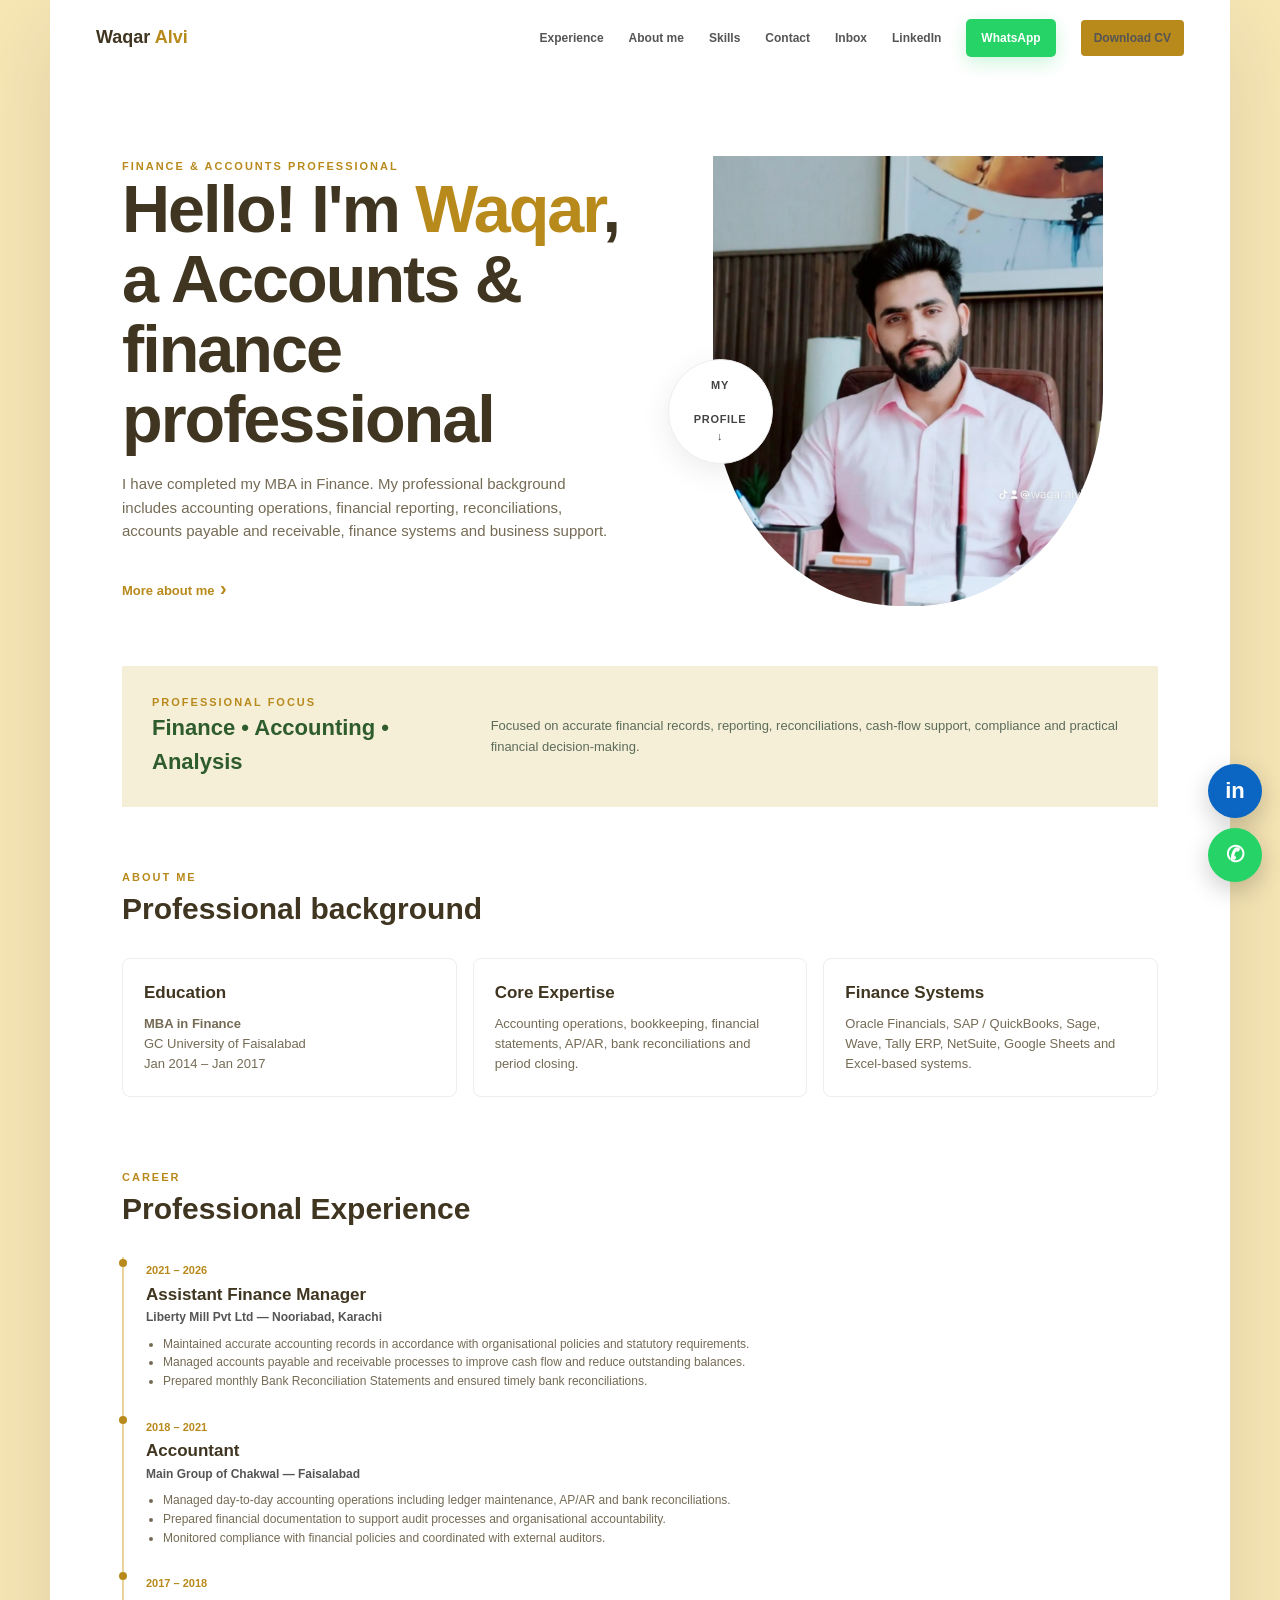
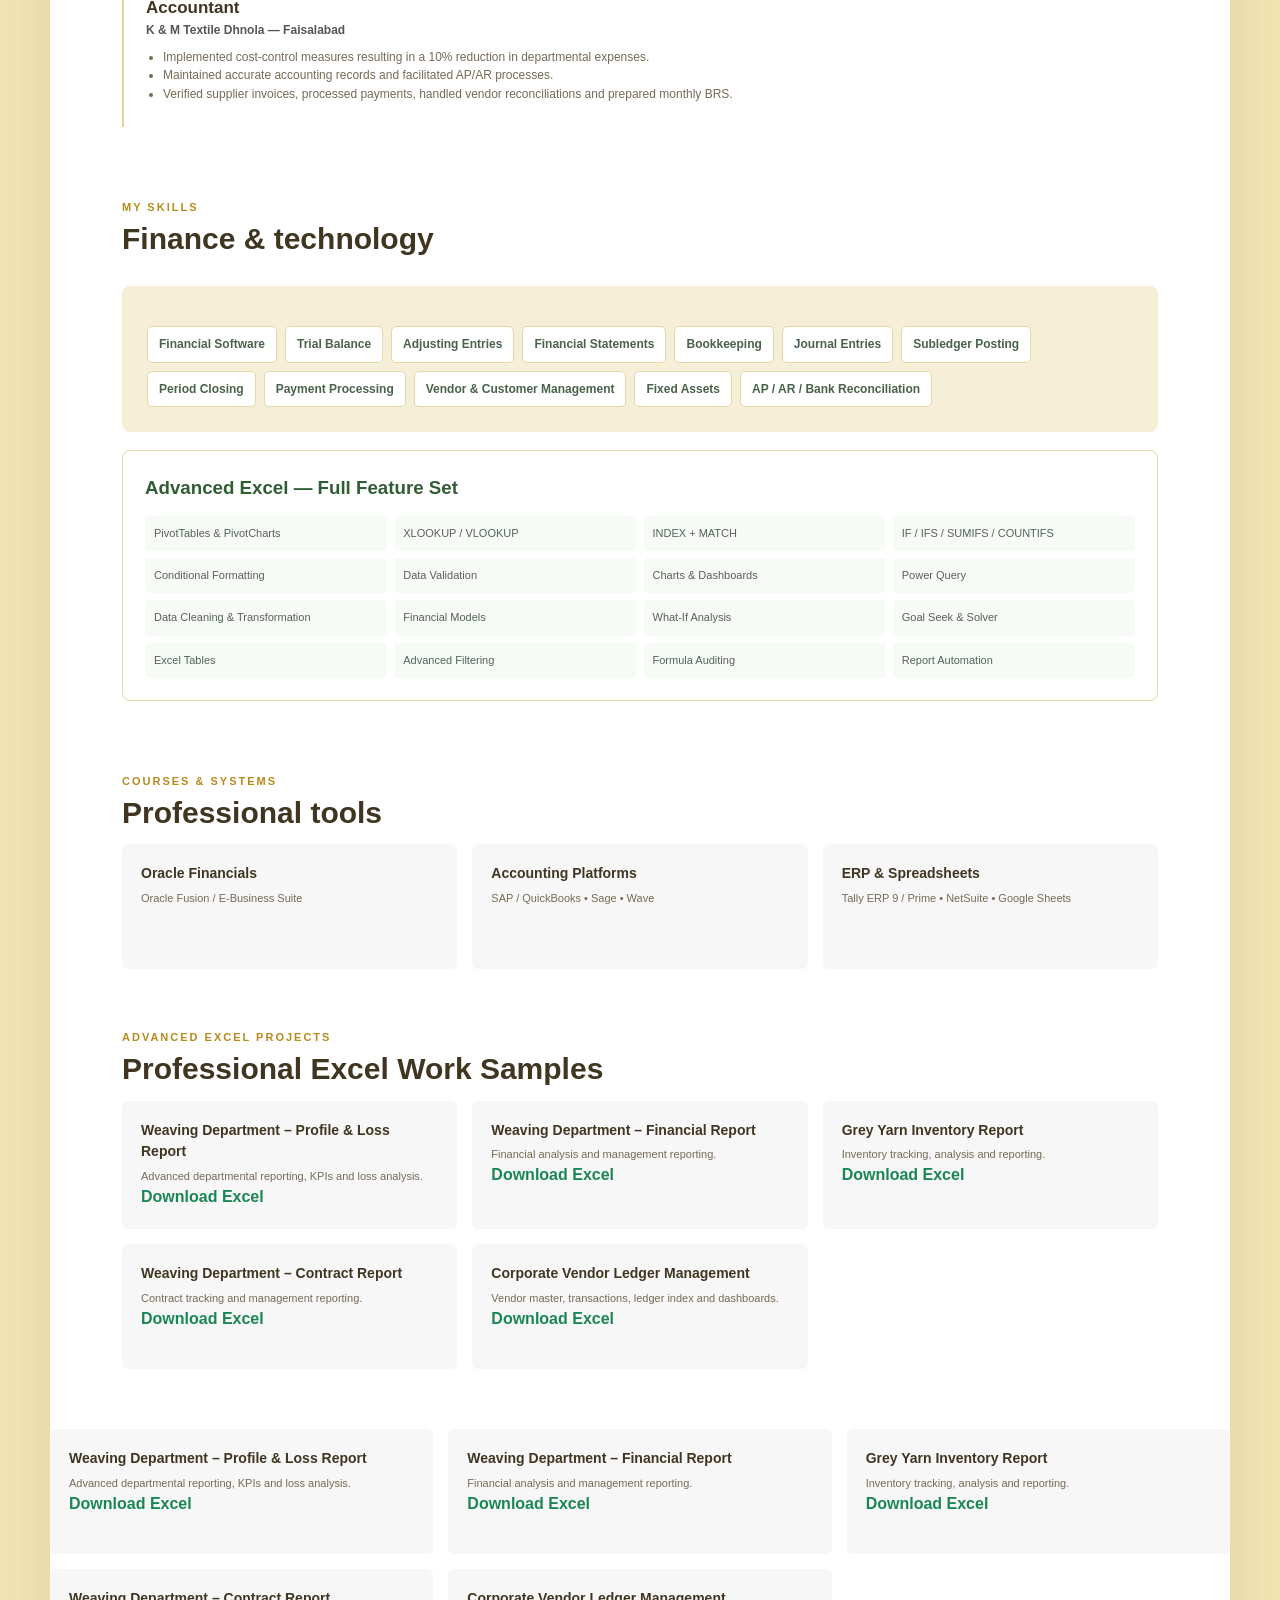
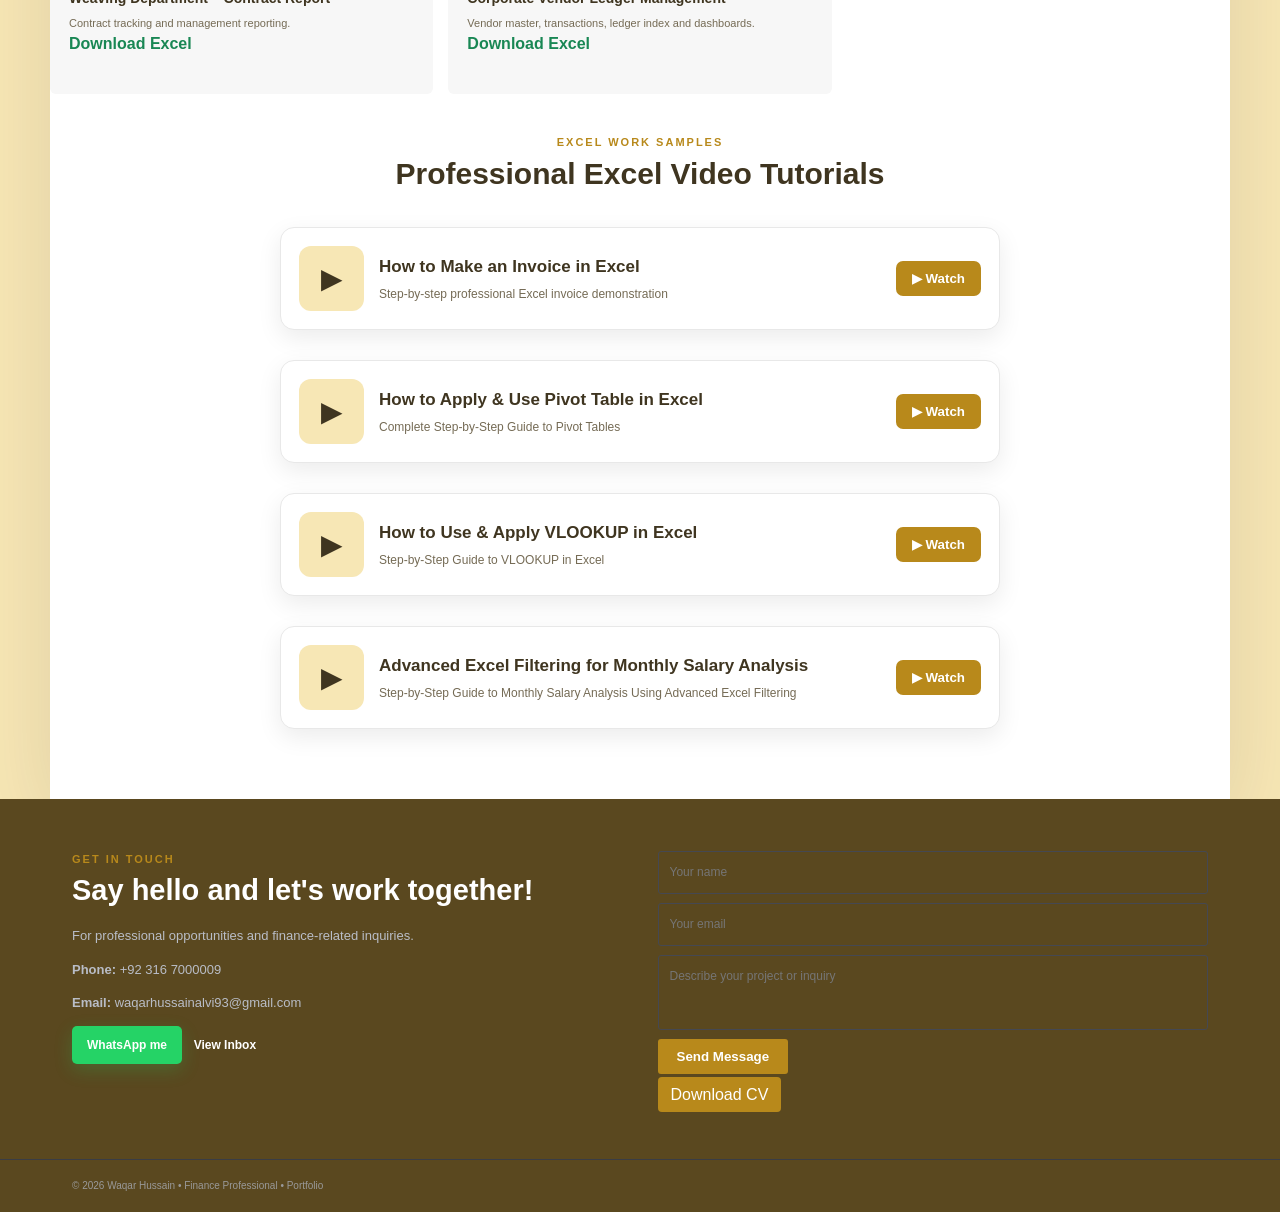
<file: index.html>
<!doctype html>
<html lang="en">
<head>
<meta charset="utf-8">
<meta name="viewport" content="width=device-width,initial-scale=1">
<meta name="theme-color" content="#f6e9eb">
<title>Waqar Hussain — Finance Portfolio</title>
  
<style>
  :root{--pink:#F7E7B5;--pink2:#E8D39A;--ink:#3F3520;--muted:#756B55;--green:#F5EFD8;--green2:#E6D7A9;--accent:#B8891B;--dark:#5A481F;--white:#fff}
*{box-sizing:border-box}html{scroll-behavior:smooth}body{margin:0;background:var(--pink);color:var(--ink);font-family:Arial,Helvetica,sans-serif;line-height:1.55}
a{text-decoration:none;color:inherit}.page{max-width:1180px;margin:0 auto;background:#fff;box-shadow:0 25px 80px rgba(55,32,40,.12)}
.nav{height:76px;padding:0 46px;display:flex;align-items:center;justify-content:space-between;background:#fff}.brand{font-size:18px;font-weight:900}.brand span{color:var(--accent)}
.links{display:flex;gap:25px;align-items:center}.links a{font-size:12px;color:#555;font-weight:700}.links a:hover{color:var(--accent)}
.cv-top{background:var(--accent);color:#fff;padding:9px 13px;border-radius:4px}
.hero{padding:78px 72px 58px;display:grid;grid-template-columns:1fr 1fr;gap:35px;align-items:center;min-height:590px}
.hero h1{font-size:clamp(42px,5.2vw,68px);line-height:1.05;letter-spacing:-2px;margin:0 0 18px}.hero h1 em{font-style:normal;color:var(--accent)}.hero p{max-width:510px;color:var(--muted);font-size:15px}
.more{display:inline-block;margin-top:16px;color:var(--accent);font-weight:900;font-size:13px}.more:after{content:"  ›";font-size:20px}
.photo-zone{position:relative;display:flex;justify-content:center}.portrait{width:min(390px,100%);height:450px;overflow:hidden;border-radius:0 0 48% 48%;background:#eee}.portrait img{width:100%;height:100%;object-fit:cover;object-position:center 20%}
.circle-label{position:absolute;left:2%;top:45%;width:105px;height:105px;border-radius:50%;display:grid;place-items:center;text-align:center;font-size:11px;font-weight:900;letter-spacing:.7px;background:#fff;border:1px solid #eee;box-shadow:0 8px 30px rgba(0,0,0,.08);color:#444}
.band{background:var(--green);margin:0 72px 62px;padding:28px 30px;display:grid;grid-template-columns:1fr 2fr;gap:20px;align-items:center}.band h2{margin:0;color:#2e5c2c;font-size:22px}.band p{margin:0;color:#5d6c5a;font-size:13px}
.section{padding:0 72px 72px}.section-title{font-size:30px;margin:0 0 8px}.kicker{font-size:11px;text-transform:uppercase;letter-spacing:2px;color:var(--accent);font-weight:900}
.grid{display:grid;grid-template-columns:repeat(3,1fr);gap:16px;margin-top:25px}.card{border:1px solid #eee;border-radius:8px;padding:21px;background:#fff}.card h3{margin:0 0 8px;font-size:17px}.card p{margin:0;color:var(--muted);font-size:13px}
.timeline{margin-top:25px}.job{padding:0 0 23px 22px;border-left:2px solid var(--pink2);position:relative}.job:before{content:"";position:absolute;left:-5px;top:2px;width:8px;height:8px;border-radius:50%;background:var(--accent)}.job h3{margin:0;font-size:17px}.date{color:var(--accent);font-size:11px;font-weight:900}.company{font-size:12px;color:#555;font-weight:700}.job ul{margin:8px 0 0;padding-left:17px;color:var(--muted);font-size:12px}
.skillbox{background:var(--green);padding:25px;border-radius:8px;margin-top:24px}.skills{display:flex;flex-wrap:wrap;gap:8px;margin-top:15px}.skill{background:#fff;border:1px solid var(--green2);padding:8px 11px;border-radius:5px;color:#49624a;font-size:12px;font-weight:750}
.excel{margin-top:18px;background:#fff;border:1px solid var(--green2);padding:22px;border-radius:8px}.excel h3{margin:0;color:#315d34}.excel-grid{display:grid;grid-template-columns:repeat(4,1fr);gap:7px;margin-top:14px}.excel-grid div{font-size:11px;color:#55625a;background:#f7fbf5;padding:9px;border-radius:4px}
.bottom-projects{padding:0 72px 60px}.project-grid{display:grid;grid-template-columns:repeat(3,1fr);gap:15px}.project{border-radius:6px;background:#f7f7f7;padding:19px;min-height:125px}.project h3{margin:0 0 5px;font-size:14px}.project p{font-size:11px;color:var(--muted);margin:0}
.contact{background:var(--dark);color:#fff;padding:52px 72px;display:grid;grid-template-columns:1fr 1fr;gap:35px}.contact h2{font-size:29px;margin:0 0 9px}.contact p{color:#b9bdc7;font-size:13px}.contact-form{display:grid;gap:9px}.contact-form input,.contact-form textarea{width:100%;padding:11px;border:1px solid #454852;background:transparent;color:#fff;border-radius:3px;font:inherit;font-size:12px}.contact-form textarea{height:75px;resize:none}.contact-form button{width:max-content;background:var(--accent);color:#fff;border:0;padding:10px 19px;border-radius:3px;font-weight:900}
footer{background:var(--dark);border-top:1px solid #3a3d45;color:#999;padding:18px 72px;font-size:10px}
@media(max-width:800px){.nav{padding:0 20px}.links a:not(.cv-top){display:none}.hero{grid-template-columns:1fr;padding:52px 28px 45px;text-align:center}.hero p{margin:auto}.photo-zone{order:-1}.portrait{height:350px;width:290px}.circle-label{left:3%;top:45%}.band{margin:0 28px 45px;grid-template-columns:1fr;padding:23px}.section,.bottom-projects{padding-left:28px;padding-right:28px}.grid,.project-grid{grid-template-columns:1fr}.excel-grid{grid-template-columns:1fr 1fr}.contact{grid-template-columns:1fr;padding:45px 28px}footer{padding:18px 28px}}
@media(max-width:480px){.nav{height:65px}.brand{font-size:17px}.hero h1{font-size:42px}.portrait{height:320px}.circle-label{width:85px;height:85px;font-size:9px}.excel-grid{grid-template-columns:1fr}.section-title{font-size:27px}}

/* WhatsApp + website inbox additions */
.whatsapp-btn{display:inline-flex;align-items:center;gap:8px;background:#25D366!important;color:#fff!important;padding:10px 15px;border-radius:5px;font-weight:900;font-size:12px;box-shadow:0 6px 18px rgba(37,211,102,.22)}
.whatsapp-btn:hover{background:#20bd5a!important;transform:translateY(-1px)}
.whatsapp-float{position:fixed;right:18px;bottom:18px;width:54px;height:54px;border-radius:50%;display:grid;place-items:center;background:#25D366;color:#fff;z-index:50;box-shadow:0 8px 25px rgba(0,0,0,.2);font-weight:900;font-size:22px}
.inbox-panel{display:none;position:fixed;inset:0;background:rgba(0,0,0,.55);z-index:100;padding:20px}
.inbox-box{max-width:560px;margin:5vh auto;background:#fff;border-radius:10px;padding:24px;max-height:85vh;overflow:auto;box-shadow:0 20px 60px rgba(0,0,0,.25)}
.inbox-head{display:flex;justify-content:space-between;align-items:center;margin-bottom:15px}.inbox-head h3{margin:0}
.inbox-close{border:0;background:#eee;border-radius:50%;width:32px;height:32px;font-size:18px}
.inbox-item{border:1px solid #eee;border-radius:7px;padding:13px;margin:10px 0}.inbox-item b{font-size:13px}.inbox-item small{display:block;color:#777;margin:3px 0 8px}.inbox-item p{margin:0;color:#555;font-size:12px;white-space:pre-wrap}
.inbox-note{font-size:11px;color:#777;background:#f8f8f8;padding:10px;border-radius:5px;margin-bottom:12px}
  .project a{
  color:#198754 !important;
  font-weight:700;
  }
</style>
</head>
<body>
<div class="page">
<nav class="nav">
<a class="brand" href="#home">Waqar <span>Alvi</span></a>
<div class="links"><a href="#experience">Experience</a><a href="#about">About me</a><a href="#skills">Skills</a><a href="#contact">Contact</a><a href="#" onclick="openInbox(event)">Inbox</a><a href="https://www.linkedin.com/in/waqar-alvi-344670341/" target="_blank" rel="noopener">LinkedIn</a><a class="whatsapp-btn" href="https://wa.me/923167000009" target="_blank" rel="noopener">WhatsApp</a><a class="cv-top" href="CV.pdf" onclick="downloadCV(event)">Download CV</a></div>
</nav>

<section class="hero" id="home">
<div>
<div class="kicker">Finance & Accounts Professional</div>
<h1>Hello! I'm <em>Waqar</em>, a Accounts & finance professional</h1>
<p>I have completed my MBA in Finance. My professional background includes accounting operations, financial reporting, reconciliations, accounts payable and receivable, finance systems and business support.</p>
<a class="more" href="#about">More about me</a>
</div>
<div class="photo-zone">
<div class="portrait"><img src="[data-uri]" alt="Waqar Hussain"></div>
<div class="circle-label">MY<br><br>PROFILE<br>↓</div>
</div>
</section>

<div class="band">
<div><div class="kicker">Professional Focus</div><h2>Finance • Accounting • Analysis</h2></div>
<p>Focused on accurate financial records, reporting, reconciliations, cash-flow support, compliance and practical financial decision-making.</p>
</div>

<section class="section" id="about">
<div class="kicker">About me</div><h2 class="section-title">Professional background</h2>
<div class="grid">
<div class="card"><h3>Education</h3><p><b>MBA in Finance</b><br>GC University of Faisalabad<br>Jan 2014 – Jan 2017</p></div>
<div class="card"><h3>Core Expertise</h3><p>Accounting operations, bookkeeping, financial statements, AP/AR, bank reconciliations and period closing.</p></div>
<div class="card"><h3>Finance Systems</h3><p>Oracle Financials, SAP / QuickBooks, Sage, Wave, Tally ERP, NetSuite, Google Sheets and Excel-based systems.</p></div>
</div>
</section>

<section class="section" id="experience">
<div class="kicker">Career</div><h2 class="section-title">Professional Experience</h2>
<div class="timeline">
<div class="job"><span class="date">2021 – 2026</span><h3>Assistant Finance Manager</h3><div class="company">Liberty Mill Pvt Ltd — Nooriabad, Karachi</div><ul><li>Maintained accurate accounting records in accordance with organisational policies and statutory requirements.</li><li>Managed accounts payable and receivable processes to improve cash flow and reduce outstanding balances.</li><li>Prepared monthly Bank Reconciliation Statements and ensured timely bank reconciliations.</li></ul></div>
<div class="job"><span class="date">2018 – 2021</span><h3>Accountant</h3><div class="company">Main Group of Chakwal — Faisalabad</div><ul><li>Managed day-to-day accounting operations including ledger maintenance, AP/AR and bank reconciliations.</li><li>Prepared financial documentation to support audit processes and organisational accountability.</li><li>Monitored compliance with financial policies and coordinated with external auditors.</li></ul></div>
<div class="job"><span class="date">2017 – 2018</span><h3>Accountant</h3><div class="company">K & M Textile Dhnola — Faisalabad</div><ul><li>Implemented cost-control measures resulting in a 10% reduction in departmental expenses.</li><li>Maintained accurate accounting records and facilitated AP/AR processes.</li><li>Verified supplier invoices, processed payments, handled vendor reconciliations and prepared monthly BRS.</li></ul></div>
</div>
</section>

<section class="section" id="skills">
<div class="kicker">My skills</div><h2 class="section-title">Finance & technology</h2>
<div class="skillbox"><div class="skills">
<span class="skill">Financial Software</span><span class="skill">Trial Balance</span><span class="skill">Adjusting Entries</span><span class="skill">Financial Statements</span><span class="skill">Bookkeeping</span><span class="skill">Journal Entries</span><span class="skill">Subledger Posting</span><span class="skill">Period Closing</span><span class="skill">Payment Processing</span><span class="skill">Vendor & Customer Management</span><span class="skill">Fixed Assets</span><span class="skill">AP / AR / Bank Reconciliation</span>
</div></div>
<div class="excel"><h3>Advanced Excel — Full Feature Set</h3><div class="excel-grid">
<div>PivotTables & PivotCharts</div><div>XLOOKUP / VLOOKUP</div><div>INDEX + MATCH</div><div>IF / IFS / SUMIFS / COUNTIFS</div><div>Conditional Formatting</div><div>Data Validation</div><div>Charts & Dashboards</div><div>Power Query</div><div>Data Cleaning & Transformation</div><div>Financial Models</div><div>What-If Analysis</div><div>Goal Seek & Solver</div><div>Excel Tables</div><div>Advanced Filtering</div><div>Formula Auditing</div><div>Report Automation</div>
</div></div>
</section>

<section class="bottom-projects">
<div class="kicker">Courses & Systems</div><h2 class="section-title">Professional tools</h2>
<div class="project-grid">
<div class="project"><h3>Oracle Financials</h3><p>Oracle Fusion / E-Business Suite</p></div>
<div class="project"><h3>Accounting Platforms</h3><p>SAP / QuickBooks • Sage • Wave</p></div>
<div class="project"><h3>ERP & Spreadsheets</h3><p>Tally ERP 9 / Prime • NetSuite • Google Sheets</p></div>
</div>
</section>
  <section class="bottom-projects">
<div class="kicker">Advanced Excel Projects</div>
<h2 class="section-title">Professional Excel Work Samples</h2>

<div class="project-grid">

<div class="project">
<h3>Weaving Department – Profile & Loss Report</h3>
<p>Advanced departmental reporting, KPIs and loss analysis.</p>
<a href="Corporate_Weaving_Profile_Loss.xlsx" download>Download Excel</a>
</div>

<div class="project">
<h3>Weaving Department – Financial Report</h3>
<p>Financial analysis and management reporting.</p>
<a href="Corporate_Weaving_Financial.xlsx" download>Download Excel</a>
</div>

<div class="project">
<h3>Grey Yarn Inventory Report</h3>
<p>Inventory tracking, analysis and reporting.</p>
<a href="Corporate_Grey_Yarn_Inventory.xlsx" download>Download Excel</a>
</div>

<div class="project">
<h3>Weaving Department – Contract Report</h3>
<p>Contract tracking and management reporting.</p>
<a href="Corporate_Weaving_Contracts.xlsx" download>Download Excel</a>
</div>

<div class="project">
<h3>Corporate Vendor Ledger Management</h3>
<p>Vendor master, transactions, ledger index and dashboards.</p>
<a href="Advanced_Corporate_Vendor_Ledger_Master_FIXED.xlsx" download>Download Excel</a>
</div>

</div>
  </section>


<div class="project-grid">

<div class="project">
<h3>Weaving Department – Profile & Loss Report</h3>
<p>Advanced departmental reporting, KPIs and loss analysis.</p>
<a href="Corporate_Weaving_Profile_Loss.xlsx" download>Download Excel</a>
</div>

<div class="project">
<h3>Weaving Department – Financial Report</h3>
<p>Financial analysis and management reporting.</p>
<a href="Corporate_Weaving_Financial.xlsx" download>Download Excel</a>
</div>

<div class="project">
<h3>Grey Yarn Inventory Report</h3>
<p>Inventory tracking, analysis and reporting.</p>
<a href="Corporate_Grey_Yarn_Inventory.xlsx" download>Download Excel</a>
</div>

<div class="project">
<h3>Weaving Department – Contract Report</h3>
<p>Contract tracking and management reporting.</p>
<a href="Corporate_Weaving_Contracts.xlsx" download>Download Excel</a>
</div>

<div class="project">
<h3>Corporate Vendor Ledger Management</h3>
<p>Vendor master, transactions, ledger index and dashboards.</p>
<a href="Advanced_Corporate_Vendor_Ledger_Master_FIXED.xlsx" download>Download Excel</a>
</div>

</div>
</section>
  <!-- VIDEO WORK SAMPLES -->
<section class="excel-demo" style="padding:40px 20px;">

  <div style="text-align:center;">
    <div class="kicker">Excel Work Samples</div>
    <h2 class="section-title">Professional Excel Video Tutorials</h2>
  </div>

  <!-- Invoice Video -->
  <div class="video-card">

    <div class="video-card-top">

      <div class="video-icon">▶</div>

      <div class="video-info">
        <h3>How to Make an Invoice in Excel</h3>
        <p>Step-by-step professional Excel invoice demonstration</p>
      </div>

      <button class="video-play-btn"
        onclick="openVideoFile('1000512479.mp4')">
        ▶ Watch
      </button>

    </div>

  </div>

  <!-- Pivot Table Video -->
  <div class="video-card">

    <div class="video-card-top">

      <div class="video-icon">▶</div>

      <div class="video-info">
        <h3>How to Apply &amp; Use Pivot Table in Excel</h3>
        <p>Complete Step-by-Step Guide to Pivot Tables</p>
      </div>

      <button class="video-play-btn"
        onclick="openVideoFile('pivot-table-excel.mp4')">
        ▶ Watch
      </button>

    </div>

  </div>
<!-- VLOOKUP Video -->
<div class="video-card">

  <div class="video-card-top">

    <div class="video-icon">▶</div>

    <div class="video-info">

      <h3>How to Use & Apply VLOOKUP in Excel</h3>

      <p>Step-by-Step Guide to VLOOKUP in Excel</p>

    </div>

    <button class="video-play-btn"
      onclick="openVideoFile('vlookup.mp4')">
      ▶ Watch
    </button>

  </div>

</div>
  <!-- Salary Filtering Video -->
<div class="video-card">

  <div class="video-card-top">

    <div class="video-icon">▶</div>

    <div class="video-info">

      <h3>Advanced Excel Filtering for Monthly Salary Analysis</h3>

      <p>Step-by-Step Guide to Monthly Salary Analysis Using Advanced Excel Filtering</p>

    </div>

    <button class="video-play-btn"
      onclick="openVideoFile('Salary-Filtering.mp4')">
      ▶ Watch
    </button>

  </div>

</div>


</div>


  </div>

</div>
</section>
<section class="contact" id="contact">
<div><div class="kicker">Get in touch</div><h2>Say hello and let's work together!</h2><p>For professional opportunities and finance-related inquiries.</p><p><b>Phone:</b> +92 316 7000009</p><p><b>Email:</b> waqarhussainalvi93@gmail.com</p><p><a class="whatsapp-btn" href="https://wa.me/923167000009" target="_blank" rel="noopener">WhatsApp me</a> <a href="#" onclick="openInbox(event)" style="margin-left:8px;color:#fff;font-size:12px;font-weight:900">View Inbox</a></p></div>
<form class="contact-form" id="contactForm"
  action="https://formsubmit.co/waqarhussainalvi93@gmail.com"
  method="POST">
  <input id="msgName" name="name" placeholder="Your name" required>
  <input id="msgEmail" name="email" type="email" placeholder="Your email" required>
  <textarea id="msgText" name="message" placeholder="Describe your project or inquiry" required></textarea>

  <input type="hidden" name="_subject" value="New Portfolio Website Message">
  <input type="hidden" name="_template" value="table">
  <input type="hidden" name="_captcha" value="true">
  <input type="hidden" name="_next" value="https://formsubmit.co/thanks">

  <button type="submit">Send Message</button>
  <div><a class="cv-top" href="CV.pdf" onclick="downloadCV(event)">Download CV</a></div>
</form>
</section>


</div>
<a href="https://www.linkedin.com/in/waqar-alvi-344670341/" target="_blank" rel="noopener" style="position:fixed;right:18px;bottom:82px;width:54px;height:54px;border-radius:50%;display:grid;place-items:center;background:#0A66C2;color:#fff;z-index:50;font-weight:900;font-size:22px;box-shadow:0 8px 25px rgba(0,0,0,.2);font-family:Arial,sans-serif">in</a><a class="whatsapp-float" href="https://wa.me/923167000009" target="_blank" rel="noopener" aria-label="Chat on WhatsApp">✆</a>
<footer>© 2026 Waqar Hussain • Finance Professional • Portfolio</footer>
</div>

<script>

<script>
function downloadCV(event) {
  event.preventDefault();

  const a = document.createElement("a");
  a.href = "CV.pdf";
  a.download = "Waqar-Hussain-CV.pdf";
  document.body.appendChild(a);
  a.click();
  a.remove();
}
</script>
<style>
.video-card{
  max-width:720px;
  margin:30px auto;
  background:#fff;
  border:1px solid #e8e8e8;
  border-radius:14px;
  padding:18px;
  box-shadow:0 8px 25px rgba(0,0,0,.08);
}

.video-card-top{
  display:flex;
  align-items:center;
  gap:15px;
}

.video-icon{
  width:65px;
  height:65px;
  border-radius:12px;
  background:#F7E7B5;
  display:grid;
  place-items:center;
  font-size:28px;
  flex-shrink:0;
}

.video-info{
  flex:1;
}

.video-info h3{
  margin:0 0 5px;
  font-size:17px;
  color:#3F3520;
}

.video-info p{
  margin:0;
  color:#756B55;
  font-size:12px;
}

.video-play-btn{
  background:#B8891B;
  color:#fff;
  border:0;
  padding:10px 16px;
  border-radius:7px;
  font-weight:700;
  cursor:pointer;
}

.video-player{
  display:none;
  position:fixed;
  inset:0;
  background:rgba(0,0,0,.88);
  z-index:9999;
  align-items:center;
  justify-content:center;
  padding:20px;
}

.video-player video{
  width:100%;
  max-width:1000px;
  max-height:90vh;
  border-radius:10px;
  background:#000;
}

.video-close{
  position:absolute;
  top:18px;
  right:20px;
  width:42px;
  height:42px;
  border:0;
  border-radius:50%;
  background:#fff;
  color:#333;
  font-size:25px;
  cursor:pointer;
}

@media(max-width:600px){
  .video-card{
    margin:25px 0;
  }

  .video-card-top{
    gap:10px;
  }

  .video-icon{
    width:55px;
    height:55px;
    font-size:24px;
  }

  .video-info h3{
    font-size:14px;
  }

  .video-play-btn{
    padding:9px 11px;
    font-size:11px;
  }
}
</style>



<div class="video-player" id="videoPlayer">

  <button class="video-close" onclick="closeVideo()">×</button>

  <video id="portfolioVideo" controls playsinline preload="none">
    <source src="1000512479.mp4" type="video/mp4">
    Your browser does not support the video.
  </video>

</div>

<script>
function openVideo(){
  const player = document.getElementById("videoPlayer");
  const video = document.getElementById("portfolioVideo");

  player.style.display = "flex";
  video.play();
}

function closeVideo(){
  const player = document.getElementById("videoPlayer");
  const video = document.getElementById("portfolioVideo");

  video.pause();
  video.currentTime = 0;
  player.style.display = "none";
}
  function openVideoFile(file){
  const player = document.getElementById("videoPlayer");
  const video = document.getElementById("portfolioVideo");

  video.pause();
  video.src = file;
  video.load();

  player.style.display = "flex";
  video.play().catch(()=>{});
  }
</script>
    </video>
  

  <div class="video-card-top">



</body>
</html>
</file>
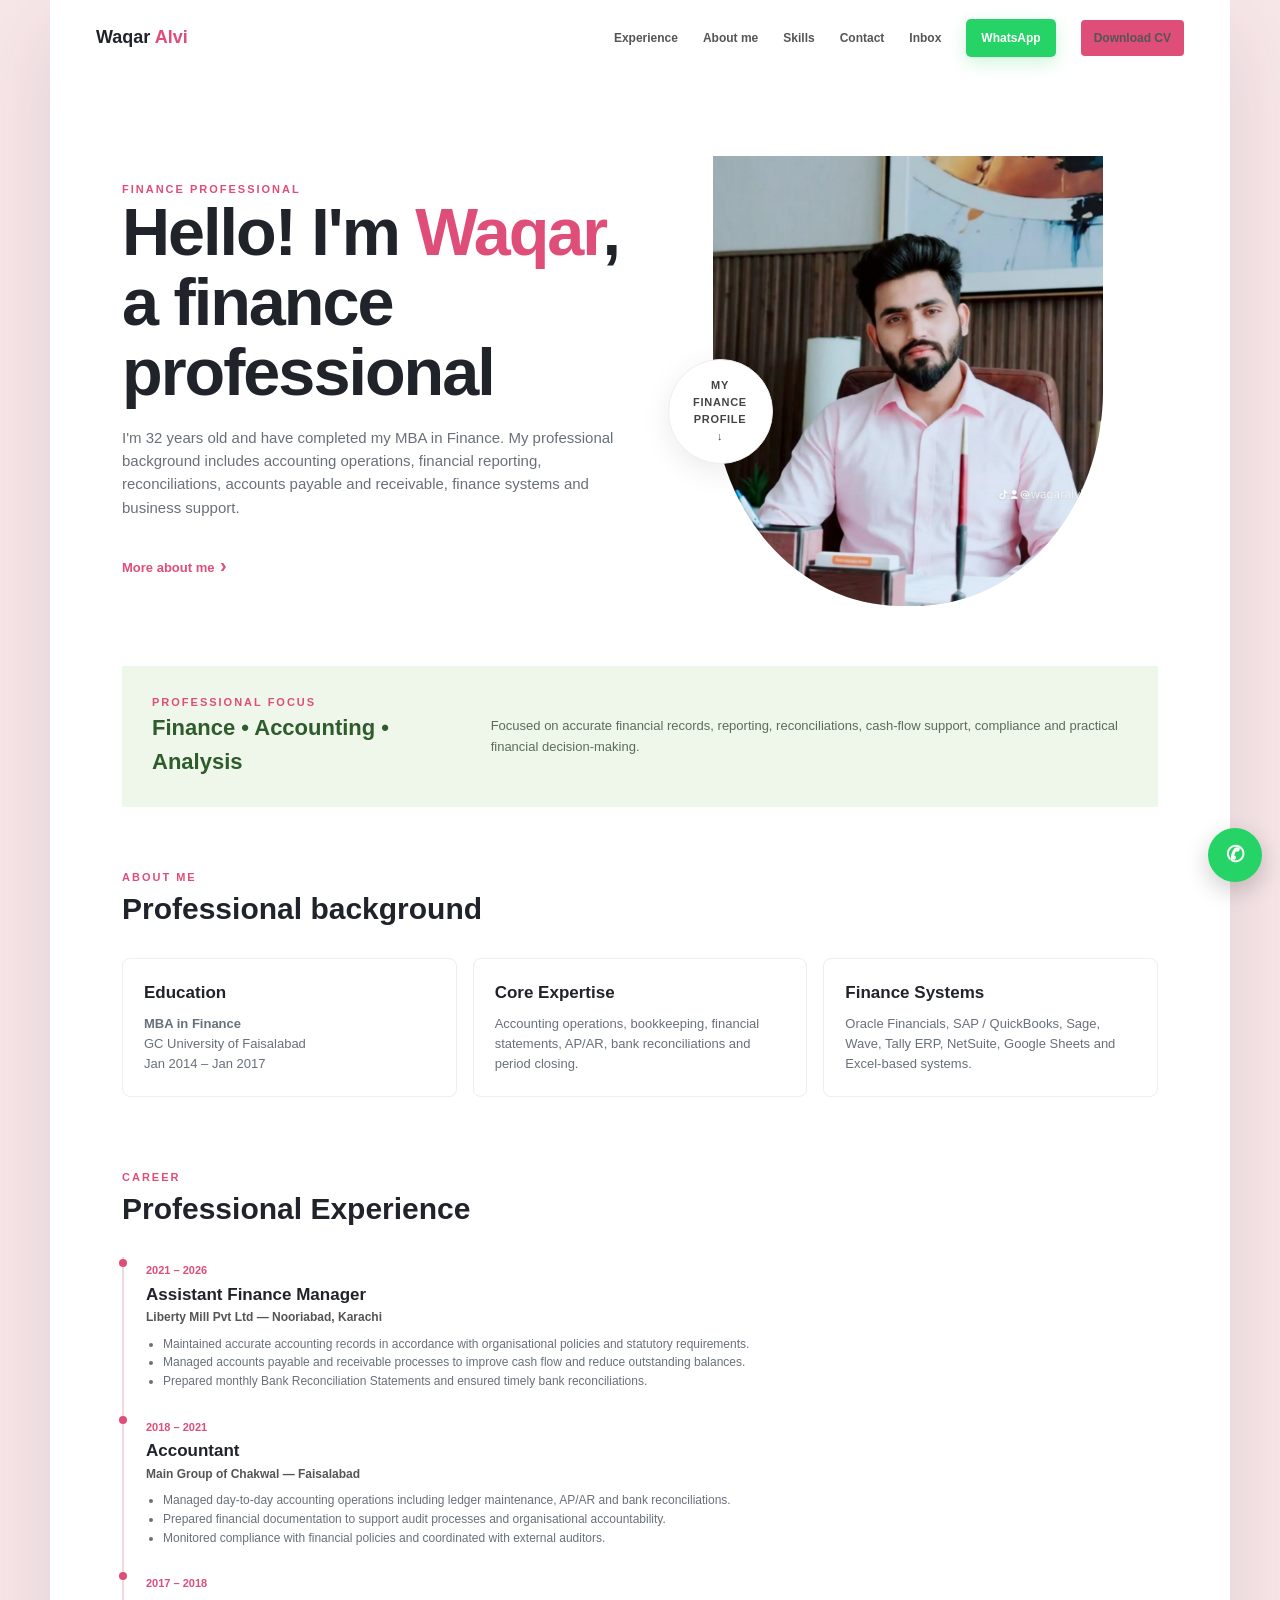
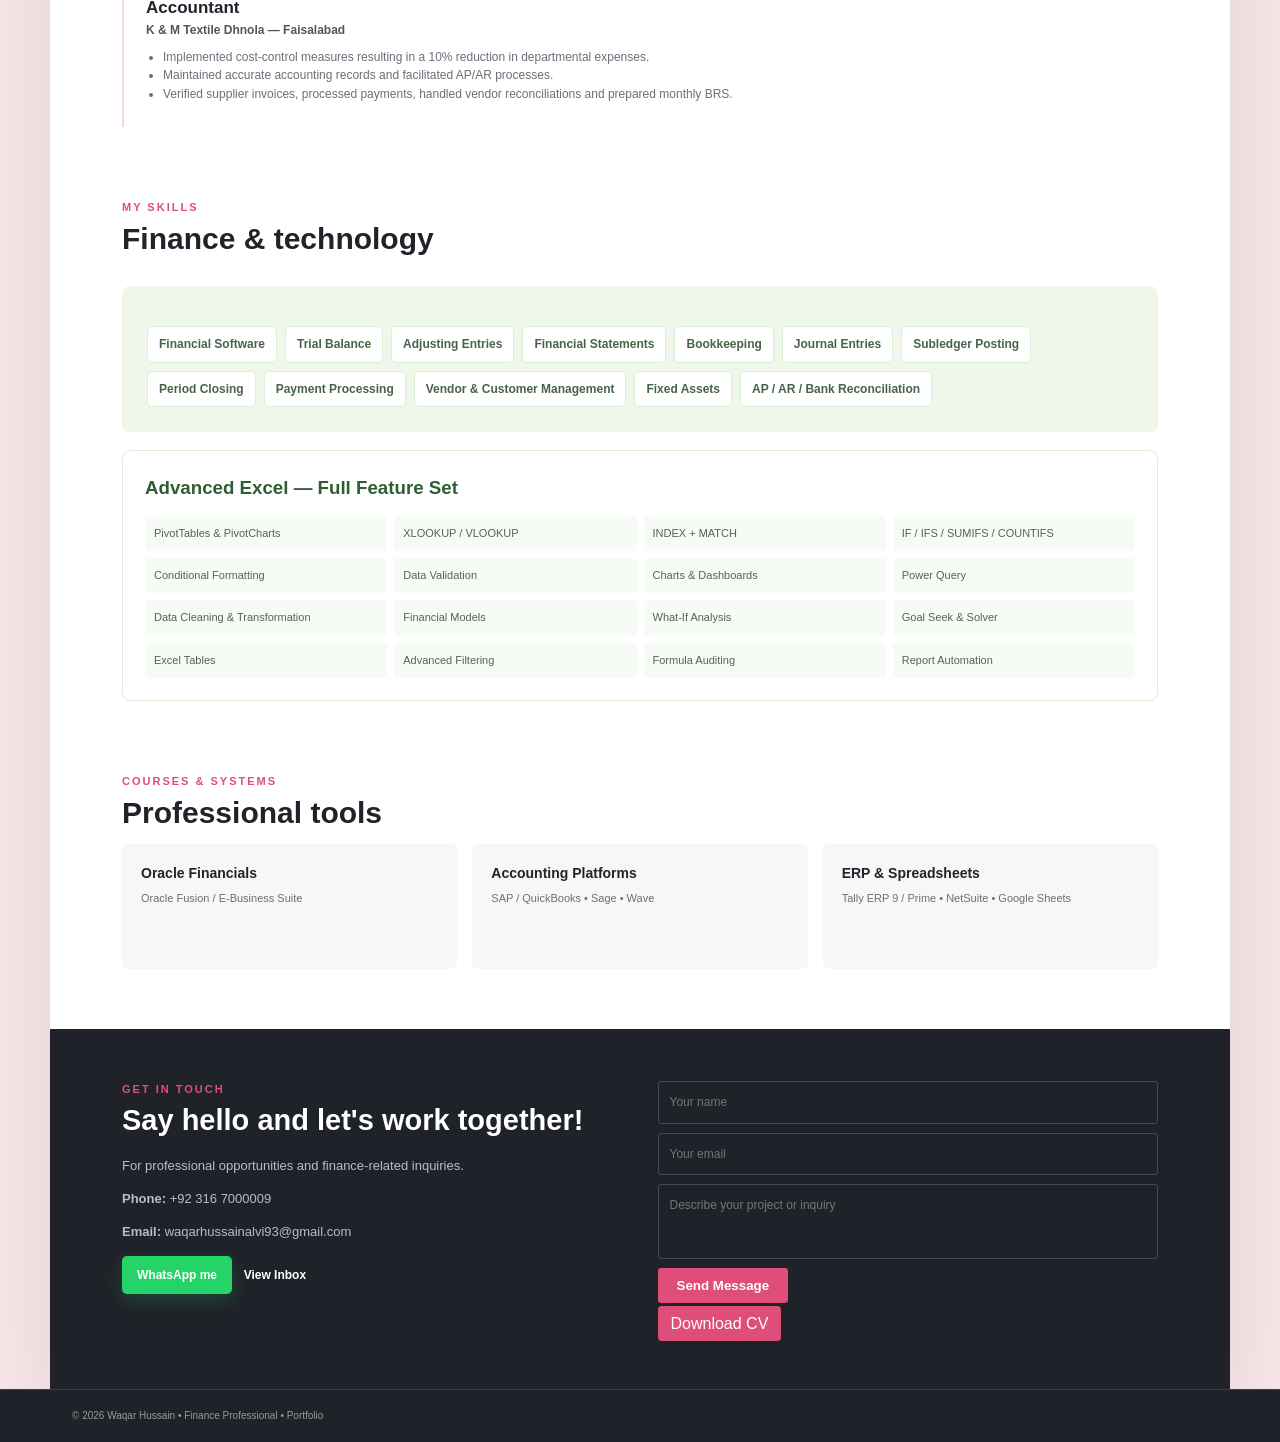
<file: ind.html>
<!doctype html>
<html lang="en">
<head>
<meta charset="utf-8">
<meta name="viewport" content="width=device-width,initial-scale=1">
<meta name="theme-color" content="#f6e9eb">
<title>Waqar Hussain — Finance Portfolio</title>
<style>
:root{--pink:#f8e7e9;--pink2:#f3d7dc;--ink:#20232a;--muted:#69707a;--green:#eef7e9;--green2:#dcefd4;--accent:#df4d79;--dark:#202229;--white:#fff}
*{box-sizing:border-box}html{scroll-behavior:smooth}body{margin:0;background:var(--pink);color:var(--ink);font-family:Arial,Helvetica,sans-serif;line-height:1.55}
a{text-decoration:none;color:inherit}.page{max-width:1180px;margin:0 auto;background:#fff;box-shadow:0 25px 80px rgba(55,32,40,.12)}
.nav{height:76px;padding:0 46px;display:flex;align-items:center;justify-content:space-between;background:#fff}.brand{font-size:18px;font-weight:900}.brand span{color:var(--accent)}
.links{display:flex;gap:25px;align-items:center}.links a{font-size:12px;color:#555;font-weight:700}.links a:hover{color:var(--accent)}
.cv-top{background:var(--accent);color:#fff;padding:9px 13px;border-radius:4px}
.hero{padding:78px 72px 58px;display:grid;grid-template-columns:1fr 1fr;gap:35px;align-items:center;min-height:590px}
.hero h1{font-size:clamp(42px,5.2vw,68px);line-height:1.05;letter-spacing:-2px;margin:0 0 18px}.hero h1 em{font-style:normal;color:var(--accent)}.hero p{max-width:510px;color:var(--muted);font-size:15px}
.more{display:inline-block;margin-top:16px;color:var(--accent);font-weight:900;font-size:13px}.more:after{content:"  ›";font-size:20px}
.photo-zone{position:relative;display:flex;justify-content:center}.portrait{width:min(390px,100%);height:450px;overflow:hidden;border-radius:0 0 48% 48%;background:#eee}.portrait img{width:100%;height:100%;object-fit:cover;object-position:center 20%}
.circle-label{position:absolute;left:2%;top:45%;width:105px;height:105px;border-radius:50%;display:grid;place-items:center;text-align:center;font-size:11px;font-weight:900;letter-spacing:.7px;background:#fff;border:1px solid #eee;box-shadow:0 8px 30px rgba(0,0,0,.08);color:#444}
.band{background:var(--green);margin:0 72px 62px;padding:28px 30px;display:grid;grid-template-columns:1fr 2fr;gap:20px;align-items:center}.band h2{margin:0;color:#2e5c2c;font-size:22px}.band p{margin:0;color:#5d6c5a;font-size:13px}
.section{padding:0 72px 72px}.section-title{font-size:30px;margin:0 0 8px}.kicker{font-size:11px;text-transform:uppercase;letter-spacing:2px;color:var(--accent);font-weight:900}
.grid{display:grid;grid-template-columns:repeat(3,1fr);gap:16px;margin-top:25px}.card{border:1px solid #eee;border-radius:8px;padding:21px;background:#fff}.card h3{margin:0 0 8px;font-size:17px}.card p{margin:0;color:var(--muted);font-size:13px}
.timeline{margin-top:25px}.job{padding:0 0 23px 22px;border-left:2px solid var(--pink2);position:relative}.job:before{content:"";position:absolute;left:-5px;top:2px;width:8px;height:8px;border-radius:50%;background:var(--accent)}.job h3{margin:0;font-size:17px}.date{color:var(--accent);font-size:11px;font-weight:900}.company{font-size:12px;color:#555;font-weight:700}.job ul{margin:8px 0 0;padding-left:17px;color:var(--muted);font-size:12px}
.skillbox{background:var(--green);padding:25px;border-radius:8px;margin-top:24px}.skills{display:flex;flex-wrap:wrap;gap:8px;margin-top:15px}.skill{background:#fff;border:1px solid var(--green2);padding:8px 11px;border-radius:5px;color:#49624a;font-size:12px;font-weight:750}
.excel{margin-top:18px;background:#fff;border:1px solid var(--green2);padding:22px;border-radius:8px}.excel h3{margin:0;color:#315d34}.excel-grid{display:grid;grid-template-columns:repeat(4,1fr);gap:7px;margin-top:14px}.excel-grid div{font-size:11px;color:#55625a;background:#f7fbf5;padding:9px;border-radius:4px}
.bottom-projects{padding:0 72px 60px}.project-grid{display:grid;grid-template-columns:repeat(3,1fr);gap:15px}.project{border-radius:6px;background:#f7f7f7;padding:19px;min-height:125px}.project h3{margin:0 0 5px;font-size:14px}.project p{font-size:11px;color:var(--muted);margin:0}
.contact{background:var(--dark);color:#fff;padding:52px 72px;display:grid;grid-template-columns:1fr 1fr;gap:35px}.contact h2{font-size:29px;margin:0 0 9px}.contact p{color:#b9bdc7;font-size:13px}.contact-form{display:grid;gap:9px}.contact-form input,.contact-form textarea{width:100%;padding:11px;border:1px solid #454852;background:transparent;color:#fff;border-radius:3px;font:inherit;font-size:12px}.contact-form textarea{height:75px;resize:none}.contact-form button{width:max-content;background:var(--accent);color:#fff;border:0;padding:10px 19px;border-radius:3px;font-weight:900}
footer{background:var(--dark);border-top:1px solid #3a3d45;color:#999;padding:18px 72px;font-size:10px}
@media(max-width:800px){.nav{padding:0 20px}.links a:not(.cv-top){display:none}.hero{grid-template-columns:1fr;padding:52px 28px 45px;text-align:center}.hero p{margin:auto}.photo-zone{order:-1}.portrait{height:350px;width:290px}.circle-label{left:3%;top:45%}.band{margin:0 28px 45px;grid-template-columns:1fr;padding:23px}.section,.bottom-projects{padding-left:28px;padding-right:28px}.grid,.project-grid{grid-template-columns:1fr}.excel-grid{grid-template-columns:1fr 1fr}.contact{grid-template-columns:1fr;padding:45px 28px}footer{padding:18px 28px}}
@media(max-width:480px){.nav{height:65px}.brand{font-size:17px}.hero h1{font-size:42px}.portrait{height:320px}.circle-label{width:85px;height:85px;font-size:9px}.excel-grid{grid-template-columns:1fr}.section-title{font-size:27px}}

/* WhatsApp + website inbox additions */
.whatsapp-btn{display:inline-flex;align-items:center;gap:8px;background:#25D366!important;color:#fff!important;padding:10px 15px;border-radius:5px;font-weight:900;font-size:12px;box-shadow:0 6px 18px rgba(37,211,102,.22)}
.whatsapp-btn:hover{background:#20bd5a!important;transform:translateY(-1px)}
.whatsapp-float{position:fixed;right:18px;bottom:18px;width:54px;height:54px;border-radius:50%;display:grid;place-items:center;background:#25D366;color:#fff;z-index:50;box-shadow:0 8px 25px rgba(0,0,0,.2);font-weight:900;font-size:22px}
.inbox-panel{display:none;position:fixed;inset:0;background:rgba(0,0,0,.55);z-index:100;padding:20px}
.inbox-box{max-width:560px;margin:5vh auto;background:#fff;border-radius:10px;padding:24px;max-height:85vh;overflow:auto;box-shadow:0 20px 60px rgba(0,0,0,.25)}
.inbox-head{display:flex;justify-content:space-between;align-items:center;margin-bottom:15px}.inbox-head h3{margin:0}
.inbox-close{border:0;background:#eee;border-radius:50%;width:32px;height:32px;font-size:18px}
.inbox-item{border:1px solid #eee;border-radius:7px;padding:13px;margin:10px 0}.inbox-item b{font-size:13px}.inbox-item small{display:block;color:#777;margin:3px 0 8px}.inbox-item p{margin:0;color:#555;font-size:12px;white-space:pre-wrap}
.inbox-note{font-size:11px;color:#777;background:#f8f8f8;padding:10px;border-radius:5px;margin-bottom:12px}
</style>
</head>
<body>
<div class="page">
<nav class="nav">
<a class="brand" href="#home">Waqar <span>Alvi</span></a>
<div class="links"><a href="#experience">Experience</a><a href="#about">About me</a><a href="#skills">Skills</a><a href="#contact">Contact</a><a href="#" onclick="openInbox(event)">Inbox</a><a class="whatsapp-btn" href="https://wa.me/923167000009" target="_blank" rel="noopener">WhatsApp</a><a class="cv-top" href="CV.pdf" onclick="downloadCV(event)">Download CV</a></div>
</nav>

<section class="hero" id="home">
<div>
<div class="kicker">Finance Professional</div>
<h1>Hello! I'm <em>Waqar</em>, a finance professional</h1>
<p>I'm 32 years old and have completed my MBA in Finance. My professional background includes accounting operations, financial reporting, reconciliations, accounts payable and receivable, finance systems and business support.</p>
<a class="more" href="#about">More about me</a>
</div>
<div class="photo-zone">
<div class="portrait"><img src="[data-uri]" alt="Waqar Hussain"></div>
<div class="circle-label">MY<br>FINANCE<br>PROFILE<br>↓</div>
</div>
</section>

<div class="band">
<div><div class="kicker">Professional Focus</div><h2>Finance • Accounting • Analysis</h2></div>
<p>Focused on accurate financial records, reporting, reconciliations, cash-flow support, compliance and practical financial decision-making.</p>
</div>

<section class="section" id="about">
<div class="kicker">About me</div><h2 class="section-title">Professional background</h2>
<div class="grid">
<div class="card"><h3>Education</h3><p><b>MBA in Finance</b><br>GC University of Faisalabad<br>Jan 2014 – Jan 2017</p></div>
<div class="card"><h3>Core Expertise</h3><p>Accounting operations, bookkeeping, financial statements, AP/AR, bank reconciliations and period closing.</p></div>
<div class="card"><h3>Finance Systems</h3><p>Oracle Financials, SAP / QuickBooks, Sage, Wave, Tally ERP, NetSuite, Google Sheets and Excel-based systems.</p></div>
</div>
</section>

<section class="section" id="experience">
<div class="kicker">Career</div><h2 class="section-title">Professional Experience</h2>
<div class="timeline">
<div class="job"><span class="date">2021 – 2026</span><h3>Assistant Finance Manager</h3><div class="company">Liberty Mill Pvt Ltd — Nooriabad, Karachi</div><ul><li>Maintained accurate accounting records in accordance with organisational policies and statutory requirements.</li><li>Managed accounts payable and receivable processes to improve cash flow and reduce outstanding balances.</li><li>Prepared monthly Bank Reconciliation Statements and ensured timely bank reconciliations.</li></ul></div>
<div class="job"><span class="date">2018 – 2021</span><h3>Accountant</h3><div class="company">Main Group of Chakwal — Faisalabad</div><ul><li>Managed day-to-day accounting operations including ledger maintenance, AP/AR and bank reconciliations.</li><li>Prepared financial documentation to support audit processes and organisational accountability.</li><li>Monitored compliance with financial policies and coordinated with external auditors.</li></ul></div>
<div class="job"><span class="date">2017 – 2018</span><h3>Accountant</h3><div class="company">K & M Textile Dhnola — Faisalabad</div><ul><li>Implemented cost-control measures resulting in a 10% reduction in departmental expenses.</li><li>Maintained accurate accounting records and facilitated AP/AR processes.</li><li>Verified supplier invoices, processed payments, handled vendor reconciliations and prepared monthly BRS.</li></ul></div>
</div>
</section>

<section class="section" id="skills">
<div class="kicker">My skills</div><h2 class="section-title">Finance & technology</h2>
<div class="skillbox"><div class="skills">
<span class="skill">Financial Software</span><span class="skill">Trial Balance</span><span class="skill">Adjusting Entries</span><span class="skill">Financial Statements</span><span class="skill">Bookkeeping</span><span class="skill">Journal Entries</span><span class="skill">Subledger Posting</span><span class="skill">Period Closing</span><span class="skill">Payment Processing</span><span class="skill">Vendor & Customer Management</span><span class="skill">Fixed Assets</span><span class="skill">AP / AR / Bank Reconciliation</span>
</div></div>
<div class="excel"><h3>Advanced Excel — Full Feature Set</h3><div class="excel-grid">
<div>PivotTables & PivotCharts</div><div>XLOOKUP / VLOOKUP</div><div>INDEX + MATCH</div><div>IF / IFS / SUMIFS / COUNTIFS</div><div>Conditional Formatting</div><div>Data Validation</div><div>Charts & Dashboards</div><div>Power Query</div><div>Data Cleaning & Transformation</div><div>Financial Models</div><div>What-If Analysis</div><div>Goal Seek & Solver</div><div>Excel Tables</div><div>Advanced Filtering</div><div>Formula Auditing</div><div>Report Automation</div>
</div></div>
</section>

<section class="bottom-projects">
<div class="kicker">Courses & Systems</div><h2 class="section-title">Professional tools</h2>
<div class="project-grid">
<div class="project"><h3>Oracle Financials</h3><p>Oracle Fusion / E-Business Suite</p></div>
<div class="project"><h3>Accounting Platforms</h3><p>SAP / QuickBooks • Sage • Wave</p></div>
<div class="project"><h3>ERP & Spreadsheets</h3><p>Tally ERP 9 / Prime • NetSuite • Google Sheets</p></div>
</div>
</section>

<section class="contact" id="contact">
<div><div class="kicker">Get in touch</div><h2>Say hello and let's work together!</h2><p>For professional opportunities and finance-related inquiries.</p><p><b>Phone:</b> +92 316 7000009</p><p><b>Email:</b> waqarhussainalvi93@gmail.com</p><p><a class="whatsapp-btn" href="https://wa.me/923167000009" target="_blank" rel="noopener">WhatsApp me</a> <a href="#" onclick="openInbox(event)" style="margin-left:8px;color:#fff;font-size:12px;font-weight:900">View Inbox</a></p></div>
<form class="contact-form" id="contactForm"
  action="https://formsubmit.co/waqarhussainalvi93@gmail.com"
  method="POST">
  <input id="msgName" name="name" placeholder="Your name" required>
  <input id="msgEmail" name="email" type="email" placeholder="Your email" required>
  <textarea id="msgText" name="message" placeholder="Describe your project or inquiry" required></textarea>

  <input type="hidden" name="_subject" value="New Portfolio Website Message">
  <input type="hidden" name="_template" value="table">
  <input type="hidden" name="_captcha" value="true">
  <input type="hidden" name="_next" value="https://formsubmit.co/thanks">

  <button type="submit">Send Message</button>
  <div><a class="cv-top" href="CV.pdf" onclick="downloadCV(event)">Download CV</a></div>
</form>
</section>


</div>
<a class="whatsapp-float" href="https://wa.me/923167000009" target="_blank" rel="noopener" aria-label="Chat on WhatsApp">✆</a>
<footer>© 2026 Waqar Hussain • Finance Professional • Portfolio</footer>
</div>

<script>

const CV_BASE64 = '';

function downloadCV(event){
  event.preventDefault();
  const a=document.createElement('a');
  a.href='CV.pdf';
  a.download='Waqar-Hussain-CV.pdf';
  document.body.appendChild(a);
  a.click();
  a.remove();
});
    const url = URL.createObjectURL(blob);
    const a = document.createElement("a");
    a.href = url;
    a.download = "Waqar_Alvi_CV.pdf";
    a.style.display = "none";
    document.body.appendChild(a);
    a.click();
    setTimeout(() => {
      a.remove();
      URL.revokeObjectURL(url);
    }, 1500);
  } catch (err) {
    // Mobile/browser fallback: open the embedded PDF directly.
    const pdfUrl = "data:application/pdf;base64," + CV_BASE64.replace(/\s/g, "");
    window.location.href = pdfUrl;
  }
}</script>

</body>
</html>
</file>
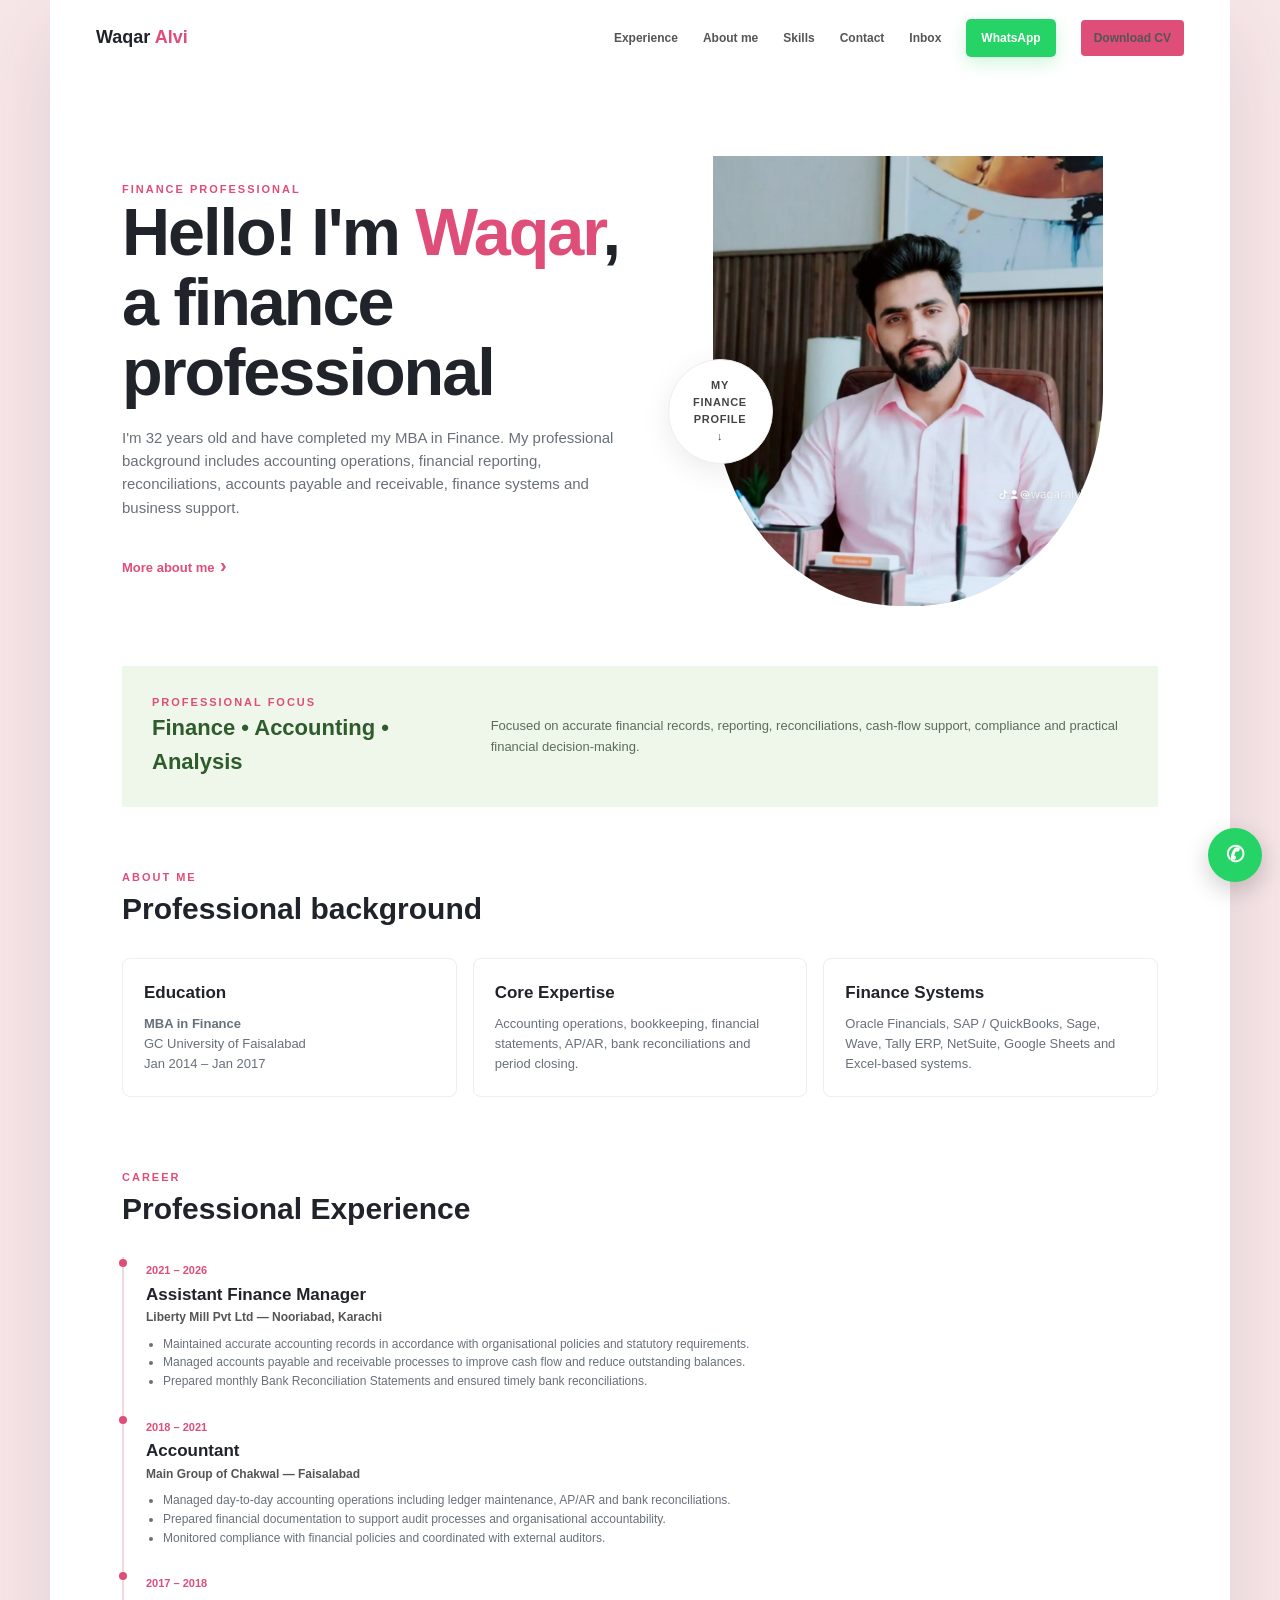
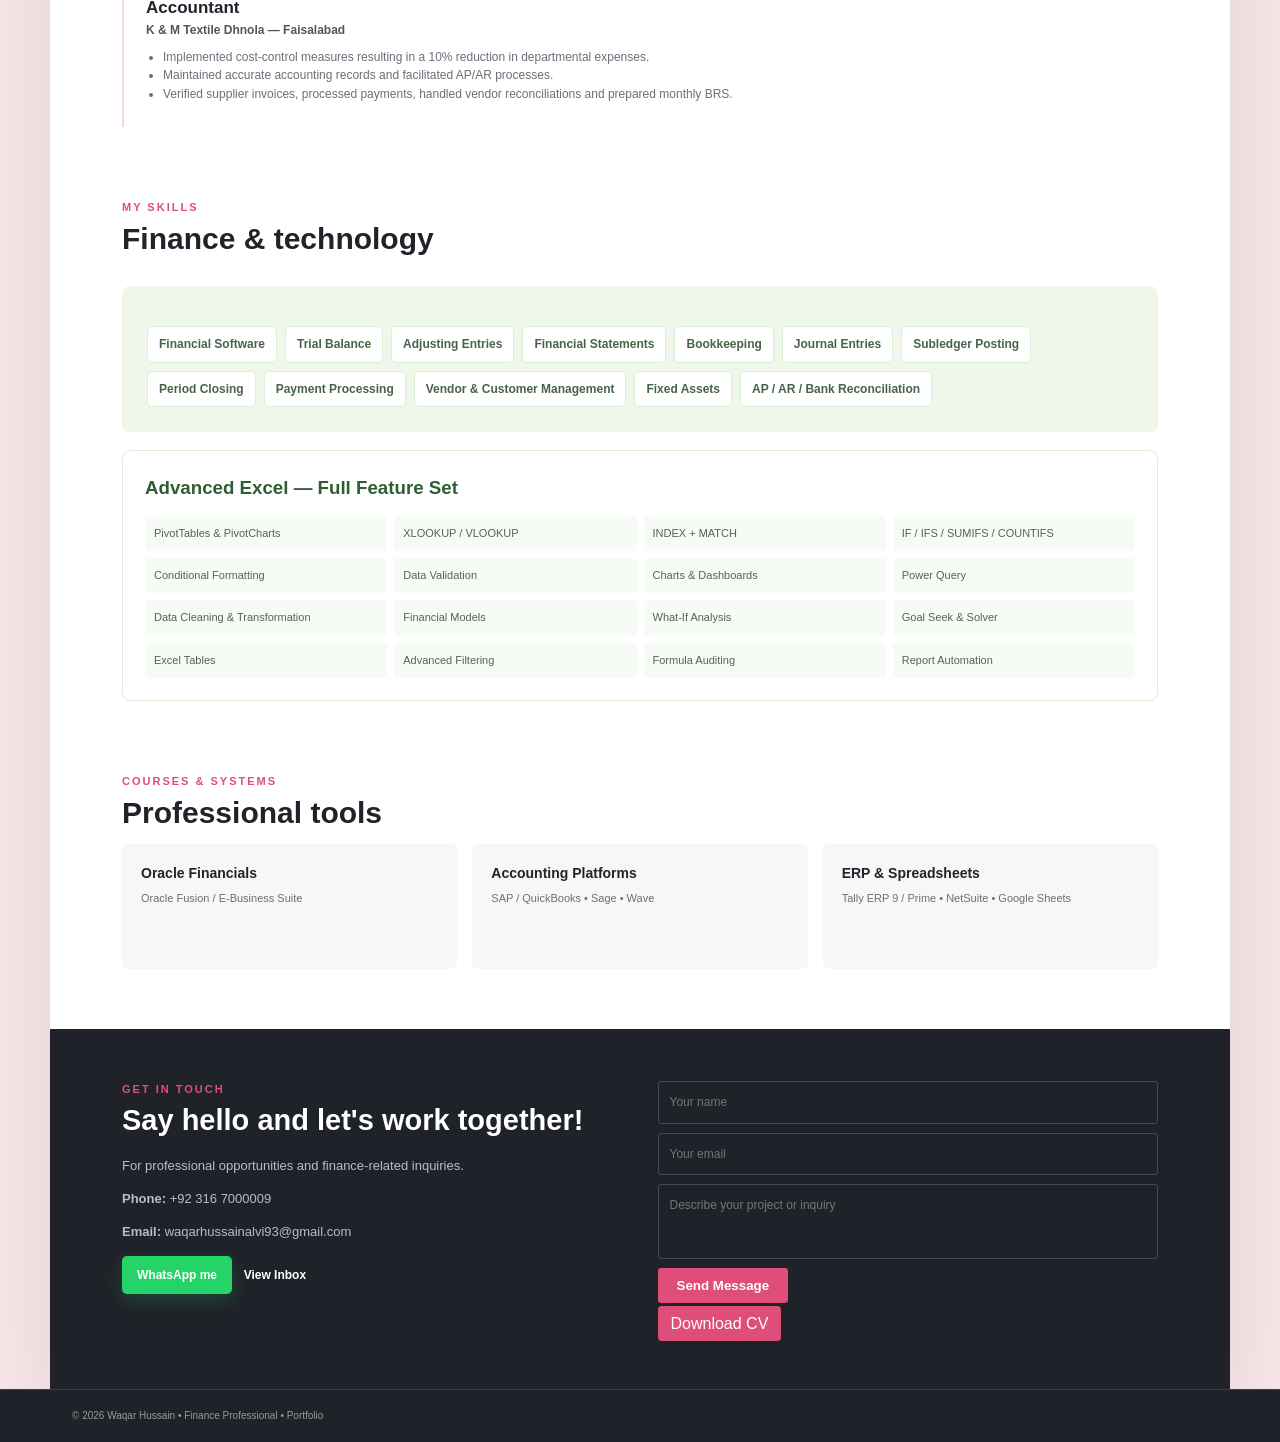
<file: index-2.html>
<!doctype html>
<html lang="en">
<head>
<meta charset="utf-8">
<meta name="viewport" content="width=device-width,initial-scale=1">
<meta name="theme-color" content="#f6e9eb">
<title>Waqar Hussain — Finance Portfolio</title>
<style>
:root{--pink:#f8e7e9;--pink2:#f3d7dc;--ink:#20232a;--muted:#69707a;--green:#eef7e9;--green2:#dcefd4;--accent:#df4d79;--dark:#202229;--white:#fff}
*{box-sizing:border-box}html{scroll-behavior:smooth}body{margin:0;background:var(--pink);color:var(--ink);font-family:Arial,Helvetica,sans-serif;line-height:1.55}
a{text-decoration:none;color:inherit}.page{max-width:1180px;margin:0 auto;background:#fff;box-shadow:0 25px 80px rgba(55,32,40,.12)}
.nav{height:76px;padding:0 46px;display:flex;align-items:center;justify-content:space-between;background:#fff}.brand{font-size:18px;font-weight:900}.brand span{color:var(--accent)}
.links{display:flex;gap:25px;align-items:center}.links a{font-size:12px;color:#555;font-weight:700}.links a:hover{color:var(--accent)}
.cv-top{background:var(--accent);color:#fff;padding:9px 13px;border-radius:4px}
.hero{padding:78px 72px 58px;display:grid;grid-template-columns:1fr 1fr;gap:35px;align-items:center;min-height:590px}
.hero h1{font-size:clamp(42px,5.2vw,68px);line-height:1.05;letter-spacing:-2px;margin:0 0 18px}.hero h1 em{font-style:normal;color:var(--accent)}.hero p{max-width:510px;color:var(--muted);font-size:15px}
.more{display:inline-block;margin-top:16px;color:var(--accent);font-weight:900;font-size:13px}.more:after{content:"  ›";font-size:20px}
.photo-zone{position:relative;display:flex;justify-content:center}.portrait{width:min(390px,100%);height:450px;overflow:hidden;border-radius:0 0 48% 48%;background:#eee}.portrait img{width:100%;height:100%;object-fit:cover;object-position:center 20%}
.circle-label{position:absolute;left:2%;top:45%;width:105px;height:105px;border-radius:50%;display:grid;place-items:center;text-align:center;font-size:11px;font-weight:900;letter-spacing:.7px;background:#fff;border:1px solid #eee;box-shadow:0 8px 30px rgba(0,0,0,.08);color:#444}
.band{background:var(--green);margin:0 72px 62px;padding:28px 30px;display:grid;grid-template-columns:1fr 2fr;gap:20px;align-items:center}.band h2{margin:0;color:#2e5c2c;font-size:22px}.band p{margin:0;color:#5d6c5a;font-size:13px}
.section{padding:0 72px 72px}.section-title{font-size:30px;margin:0 0 8px}.kicker{font-size:11px;text-transform:uppercase;letter-spacing:2px;color:var(--accent);font-weight:900}
.grid{display:grid;grid-template-columns:repeat(3,1fr);gap:16px;margin-top:25px}.card{border:1px solid #eee;border-radius:8px;padding:21px;background:#fff}.card h3{margin:0 0 8px;font-size:17px}.card p{margin:0;color:var(--muted);font-size:13px}
.timeline{margin-top:25px}.job{padding:0 0 23px 22px;border-left:2px solid var(--pink2);position:relative}.job:before{content:"";position:absolute;left:-5px;top:2px;width:8px;height:8px;border-radius:50%;background:var(--accent)}.job h3{margin:0;font-size:17px}.date{color:var(--accent);font-size:11px;font-weight:900}.company{font-size:12px;color:#555;font-weight:700}.job ul{margin:8px 0 0;padding-left:17px;color:var(--muted);font-size:12px}
.skillbox{background:var(--green);padding:25px;border-radius:8px;margin-top:24px}.skills{display:flex;flex-wrap:wrap;gap:8px;margin-top:15px}.skill{background:#fff;border:1px solid var(--green2);padding:8px 11px;border-radius:5px;color:#49624a;font-size:12px;font-weight:750}
.excel{margin-top:18px;background:#fff;border:1px solid var(--green2);padding:22px;border-radius:8px}.excel h3{margin:0;color:#315d34}.excel-grid{display:grid;grid-template-columns:repeat(4,1fr);gap:7px;margin-top:14px}.excel-grid div{font-size:11px;color:#55625a;background:#f7fbf5;padding:9px;border-radius:4px}
.bottom-projects{padding:0 72px 60px}.project-grid{display:grid;grid-template-columns:repeat(3,1fr);gap:15px}.project{border-radius:6px;background:#f7f7f7;padding:19px;min-height:125px}.project h3{margin:0 0 5px;font-size:14px}.project p{font-size:11px;color:var(--muted);margin:0}
.contact{background:var(--dark);color:#fff;padding:52px 72px;display:grid;grid-template-columns:1fr 1fr;gap:35px}.contact h2{font-size:29px;margin:0 0 9px}.contact p{color:#b9bdc7;font-size:13px}.contact-form{display:grid;gap:9px}.contact-form input,.contact-form textarea{width:100%;padding:11px;border:1px solid #454852;background:transparent;color:#fff;border-radius:3px;font:inherit;font-size:12px}.contact-form textarea{height:75px;resize:none}.contact-form button{width:max-content;background:var(--accent);color:#fff;border:0;padding:10px 19px;border-radius:3px;font-weight:900}
footer{background:var(--dark);border-top:1px solid #3a3d45;color:#999;padding:18px 72px;font-size:10px}
@media(max-width:800px){.nav{padding:0 20px}.links a:not(.cv-top){display:none}.hero{grid-template-columns:1fr;padding:52px 28px 45px;text-align:center}.hero p{margin:auto}.photo-zone{order:-1}.portrait{height:350px;width:290px}.circle-label{left:3%;top:45%}.band{margin:0 28px 45px;grid-template-columns:1fr;padding:23px}.section,.bottom-projects{padding-left:28px;padding-right:28px}.grid,.project-grid{grid-template-columns:1fr}.excel-grid{grid-template-columns:1fr 1fr}.contact{grid-template-columns:1fr;padding:45px 28px}footer{padding:18px 28px}}
@media(max-width:480px){.nav{height:65px}.brand{font-size:17px}.hero h1{font-size:42px}.portrait{height:320px}.circle-label{width:85px;height:85px;font-size:9px}.excel-grid{grid-template-columns:1fr}.section-title{font-size:27px}}

/* WhatsApp + website inbox additions */
.whatsapp-btn{display:inline-flex;align-items:center;gap:8px;background:#25D366!important;color:#fff!important;padding:10px 15px;border-radius:5px;font-weight:900;font-size:12px;box-shadow:0 6px 18px rgba(37,211,102,.22)}
.whatsapp-btn:hover{background:#20bd5a!important;transform:translateY(-1px)}
.whatsapp-float{position:fixed;right:18px;bottom:18px;width:54px;height:54px;border-radius:50%;display:grid;place-items:center;background:#25D366;color:#fff;z-index:50;box-shadow:0 8px 25px rgba(0,0,0,.2);font-weight:900;font-size:22px}
.inbox-panel{display:none;position:fixed;inset:0;background:rgba(0,0,0,.55);z-index:100;padding:20px}
.inbox-box{max-width:560px;margin:5vh auto;background:#fff;border-radius:10px;padding:24px;max-height:85vh;overflow:auto;box-shadow:0 20px 60px rgba(0,0,0,.25)}
.inbox-head{display:flex;justify-content:space-between;align-items:center;margin-bottom:15px}.inbox-head h3{margin:0}
.inbox-close{border:0;background:#eee;border-radius:50%;width:32px;height:32px;font-size:18px}
.inbox-item{border:1px solid #eee;border-radius:7px;padding:13px;margin:10px 0}.inbox-item b{font-size:13px}.inbox-item small{display:block;color:#777;margin:3px 0 8px}.inbox-item p{margin:0;color:#555;font-size:12px;white-space:pre-wrap}
.inbox-note{font-size:11px;color:#777;background:#f8f8f8;padding:10px;border-radius:5px;margin-bottom:12px}
</style>
</head>
<body>
<div class="page">
<nav class="nav">
<a class="brand" href="#home">Waqar <span>Alvi</span></a>
<div class="links"><a href="#experience">Experience</a><a href="#about">About me</a><a href="#skills">Skills</a><a href="#contact">Contact</a><a href="#" onclick="openInbox(event)">Inbox</a><a class="whatsapp-btn" href="https://wa.me/923167000009" target="_blank" rel="noopener">WhatsApp</a><a class="cv-top" href="CV.pdf" onclick="downloadCV(event)">Download CV</a></div>
</nav>

<section class="hero" id="home">
<div>
<div class="kicker">Finance Professional</div>
<h1>Hello! I'm <em>Waqar</em>, a finance professional</h1>
<p>I'm 32 years old and have completed my MBA in Finance. My professional background includes accounting operations, financial reporting, reconciliations, accounts payable and receivable, finance systems and business support.</p>
<a class="more" href="#about">More about me</a>
</div>
<div class="photo-zone">
<div class="portrait"><img src="[data-uri]" alt="Waqar Hussain"></div>
<div class="circle-label">MY<br>FINANCE<br>PROFILE<br>↓</div>
</div>
</section>

<div class="band">
<div><div class="kicker">Professional Focus</div><h2>Finance • Accounting • Analysis</h2></div>
<p>Focused on accurate financial records, reporting, reconciliations, cash-flow support, compliance and practical financial decision-making.</p>
</div>

<section class="section" id="about">
<div class="kicker">About me</div><h2 class="section-title">Professional background</h2>
<div class="grid">
<div class="card"><h3>Education</h3><p><b>MBA in Finance</b><br>GC University of Faisalabad<br>Jan 2014 – Jan 2017</p></div>
<div class="card"><h3>Core Expertise</h3><p>Accounting operations, bookkeeping, financial statements, AP/AR, bank reconciliations and period closing.</p></div>
<div class="card"><h3>Finance Systems</h3><p>Oracle Financials, SAP / QuickBooks, Sage, Wave, Tally ERP, NetSuite, Google Sheets and Excel-based systems.</p></div>
</div>
</section>

<section class="section" id="experience">
<div class="kicker">Career</div><h2 class="section-title">Professional Experience</h2>
<div class="timeline">
<div class="job"><span class="date">2021 – 2026</span><h3>Assistant Finance Manager</h3><div class="company">Liberty Mill Pvt Ltd — Nooriabad, Karachi</div><ul><li>Maintained accurate accounting records in accordance with organisational policies and statutory requirements.</li><li>Managed accounts payable and receivable processes to improve cash flow and reduce outstanding balances.</li><li>Prepared monthly Bank Reconciliation Statements and ensured timely bank reconciliations.</li></ul></div>
<div class="job"><span class="date">2018 – 2021</span><h3>Accountant</h3><div class="company">Main Group of Chakwal — Faisalabad</div><ul><li>Managed day-to-day accounting operations including ledger maintenance, AP/AR and bank reconciliations.</li><li>Prepared financial documentation to support audit processes and organisational accountability.</li><li>Monitored compliance with financial policies and coordinated with external auditors.</li></ul></div>
<div class="job"><span class="date">2017 – 2018</span><h3>Accountant</h3><div class="company">K & M Textile Dhnola — Faisalabad</div><ul><li>Implemented cost-control measures resulting in a 10% reduction in departmental expenses.</li><li>Maintained accurate accounting records and facilitated AP/AR processes.</li><li>Verified supplier invoices, processed payments, handled vendor reconciliations and prepared monthly BRS.</li></ul></div>
</div>
</section>

<section class="section" id="skills">
<div class="kicker">My skills</div><h2 class="section-title">Finance & technology</h2>
<div class="skillbox"><div class="skills">
<span class="skill">Financial Software</span><span class="skill">Trial Balance</span><span class="skill">Adjusting Entries</span><span class="skill">Financial Statements</span><span class="skill">Bookkeeping</span><span class="skill">Journal Entries</span><span class="skill">Subledger Posting</span><span class="skill">Period Closing</span><span class="skill">Payment Processing</span><span class="skill">Vendor & Customer Management</span><span class="skill">Fixed Assets</span><span class="skill">AP / AR / Bank Reconciliation</span>
</div></div>
<div class="excel"><h3>Advanced Excel — Full Feature Set</h3><div class="excel-grid">
<div>PivotTables & PivotCharts</div><div>XLOOKUP / VLOOKUP</div><div>INDEX + MATCH</div><div>IF / IFS / SUMIFS / COUNTIFS</div><div>Conditional Formatting</div><div>Data Validation</div><div>Charts & Dashboards</div><div>Power Query</div><div>Data Cleaning & Transformation</div><div>Financial Models</div><div>What-If Analysis</div><div>Goal Seek & Solver</div><div>Excel Tables</div><div>Advanced Filtering</div><div>Formula Auditing</div><div>Report Automation</div>
</div></div>
</section>

<section class="bottom-projects">
<div class="kicker">Courses & Systems</div><h2 class="section-title">Professional tools</h2>
<div class="project-grid">
<div class="project"><h3>Oracle Financials</h3><p>Oracle Fusion / E-Business Suite</p></div>
<div class="project"><h3>Accounting Platforms</h3><p>SAP / QuickBooks • Sage • Wave</p></div>
<div class="project"><h3>ERP & Spreadsheets</h3><p>Tally ERP 9 / Prime • NetSuite • Google Sheets</p></div>
</div>
</section>

<section class="contact" id="contact">
<div><div class="kicker">Get in touch</div><h2>Say hello and let's work together!</h2><p>For professional opportunities and finance-related inquiries.</p><p><b>Phone:</b> +92 316 7000009</p><p><b>Email:</b> waqarhussainalvi93@gmail.com</p><p><a class="whatsapp-btn" href="https://wa.me/923167000009" target="_blank" rel="noopener">WhatsApp me</a> <a href="#" onclick="openInbox(event)" style="margin-left:8px;color:#fff;font-size:12px;font-weight:900">View Inbox</a></p></div>
<form class="contact-form" id="contactForm"
  action="https://formsubmit.co/waqarhussainalvi93@gmail.com"
  method="POST">
  <input id="msgName" name="name" placeholder="Your name" required>
  <input id="msgEmail" name="email" type="email" placeholder="Your email" required>
  <textarea id="msgText" name="message" placeholder="Describe your project or inquiry" required></textarea>

  <input type="hidden" name="_subject" value="New Portfolio Website Message">
  <input type="hidden" name="_template" value="table">
  <input type="hidden" name="_captcha" value="true">
  <input type="hidden" name="_next" value="https://formsubmit.co/thanks">

  <button type="submit">Send Message</button>
  <div><a class="cv-top" href="CV.pdf" onclick="downloadCV(event)">Download CV</a></div>
</form>
</section>


</div>
<a class="whatsapp-float" href="https://wa.me/923167000009" target="_blank" rel="noopener" aria-label="Chat on WhatsApp">✆</a>
<footer>© 2026 Waqar Hussain • Finance Professional • Portfolio</footer>
</div>

<script>

const CV_BASE64 = '';

function downloadCV(event){
  event.preventDefault();
  const a=document.createElement('a');
  a.href='CV.pdf';
  a.download='Waqar-Hussain-CV.pdf';
  document.body.appendChild(a);
  a.click();
  a.remove();
});
    const url = URL.createObjectURL(blob);
    const a = document.createElement("a");
    a.href = url;
    a.download = "Waqar_Alvi_CV.pdf";
    a.style.display = "none";
    document.body.appendChild(a);
    a.click();
    setTimeout(() => {
      a.remove();
      URL.revokeObjectURL(url);
    }, 1500);
  } catch (err) {
    // Mobile/browser fallback: open the embedded PDF directly.
    const pdfUrl = "data:application/pdf;base64," + CV_BASE64.replace(/\s/g, "");
    window.location.href = pdfUrl;
  }
}</script>

</body>
</html>
</file>
